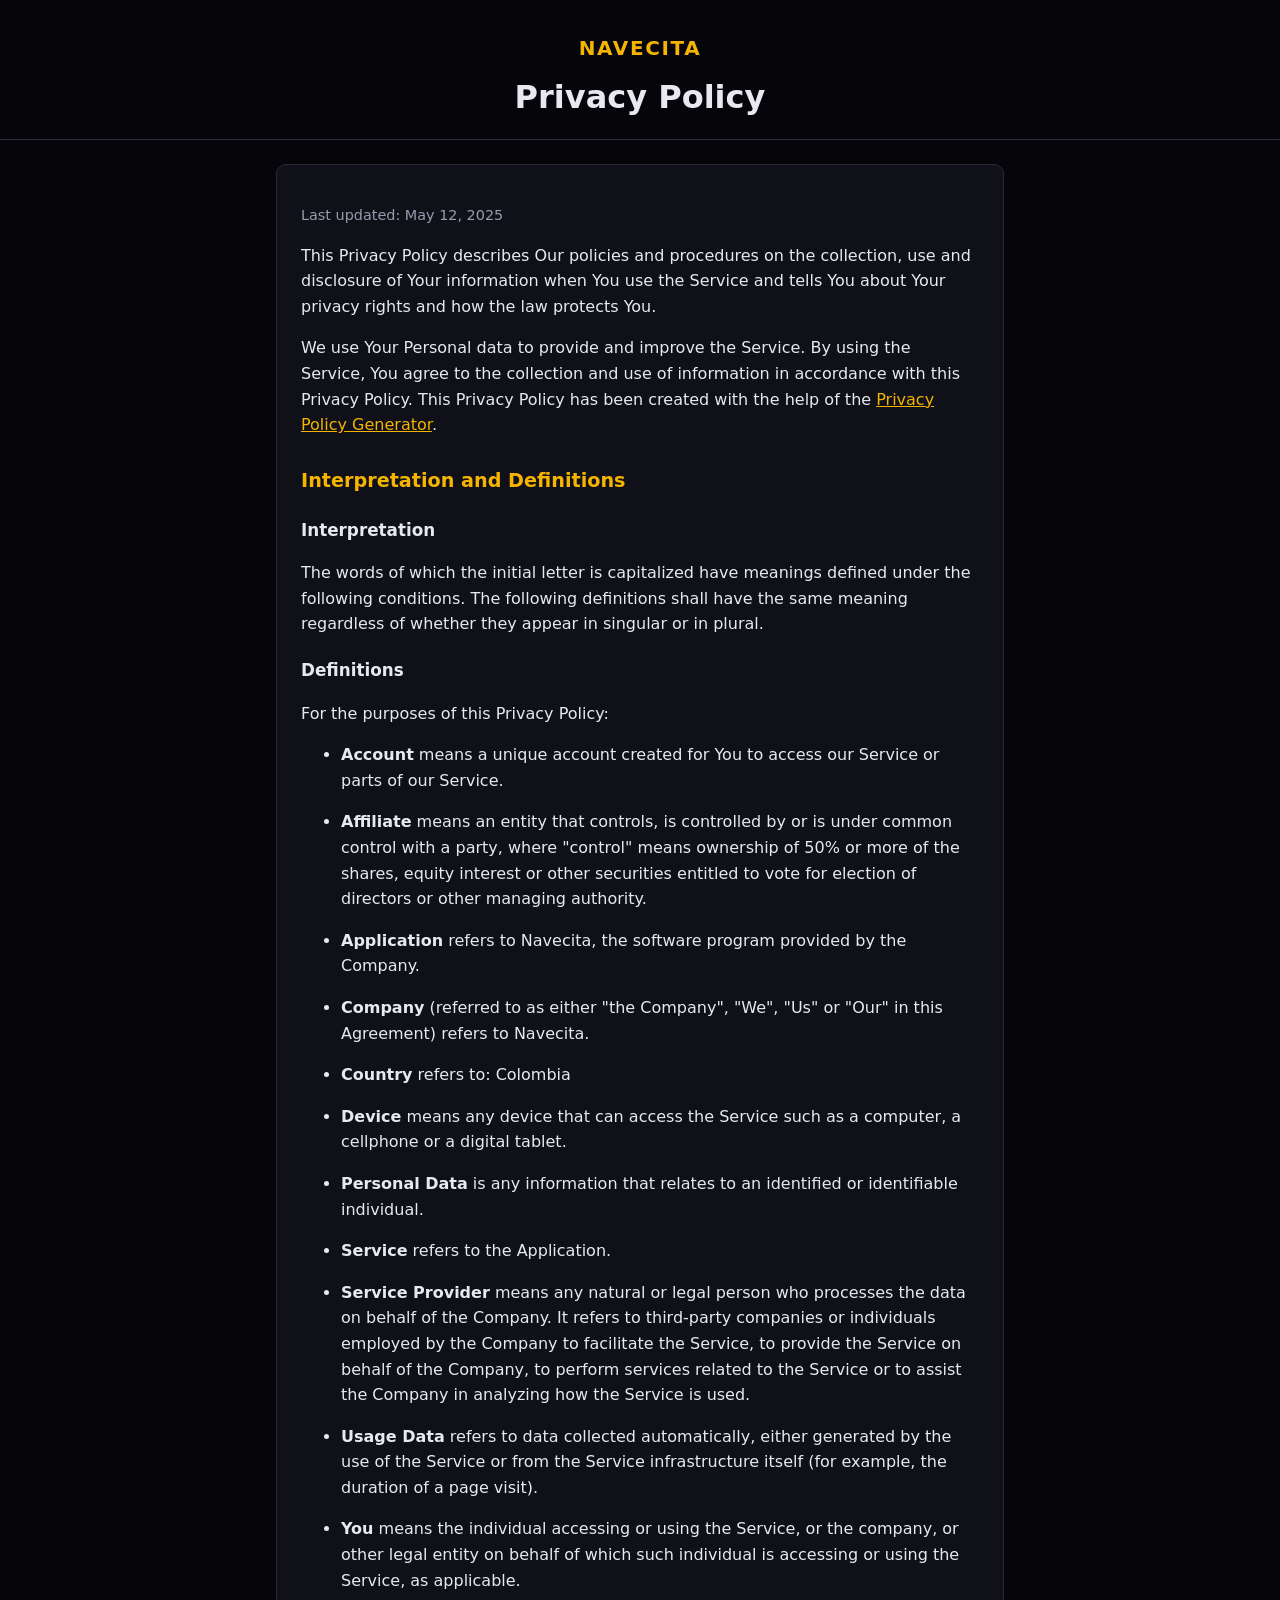
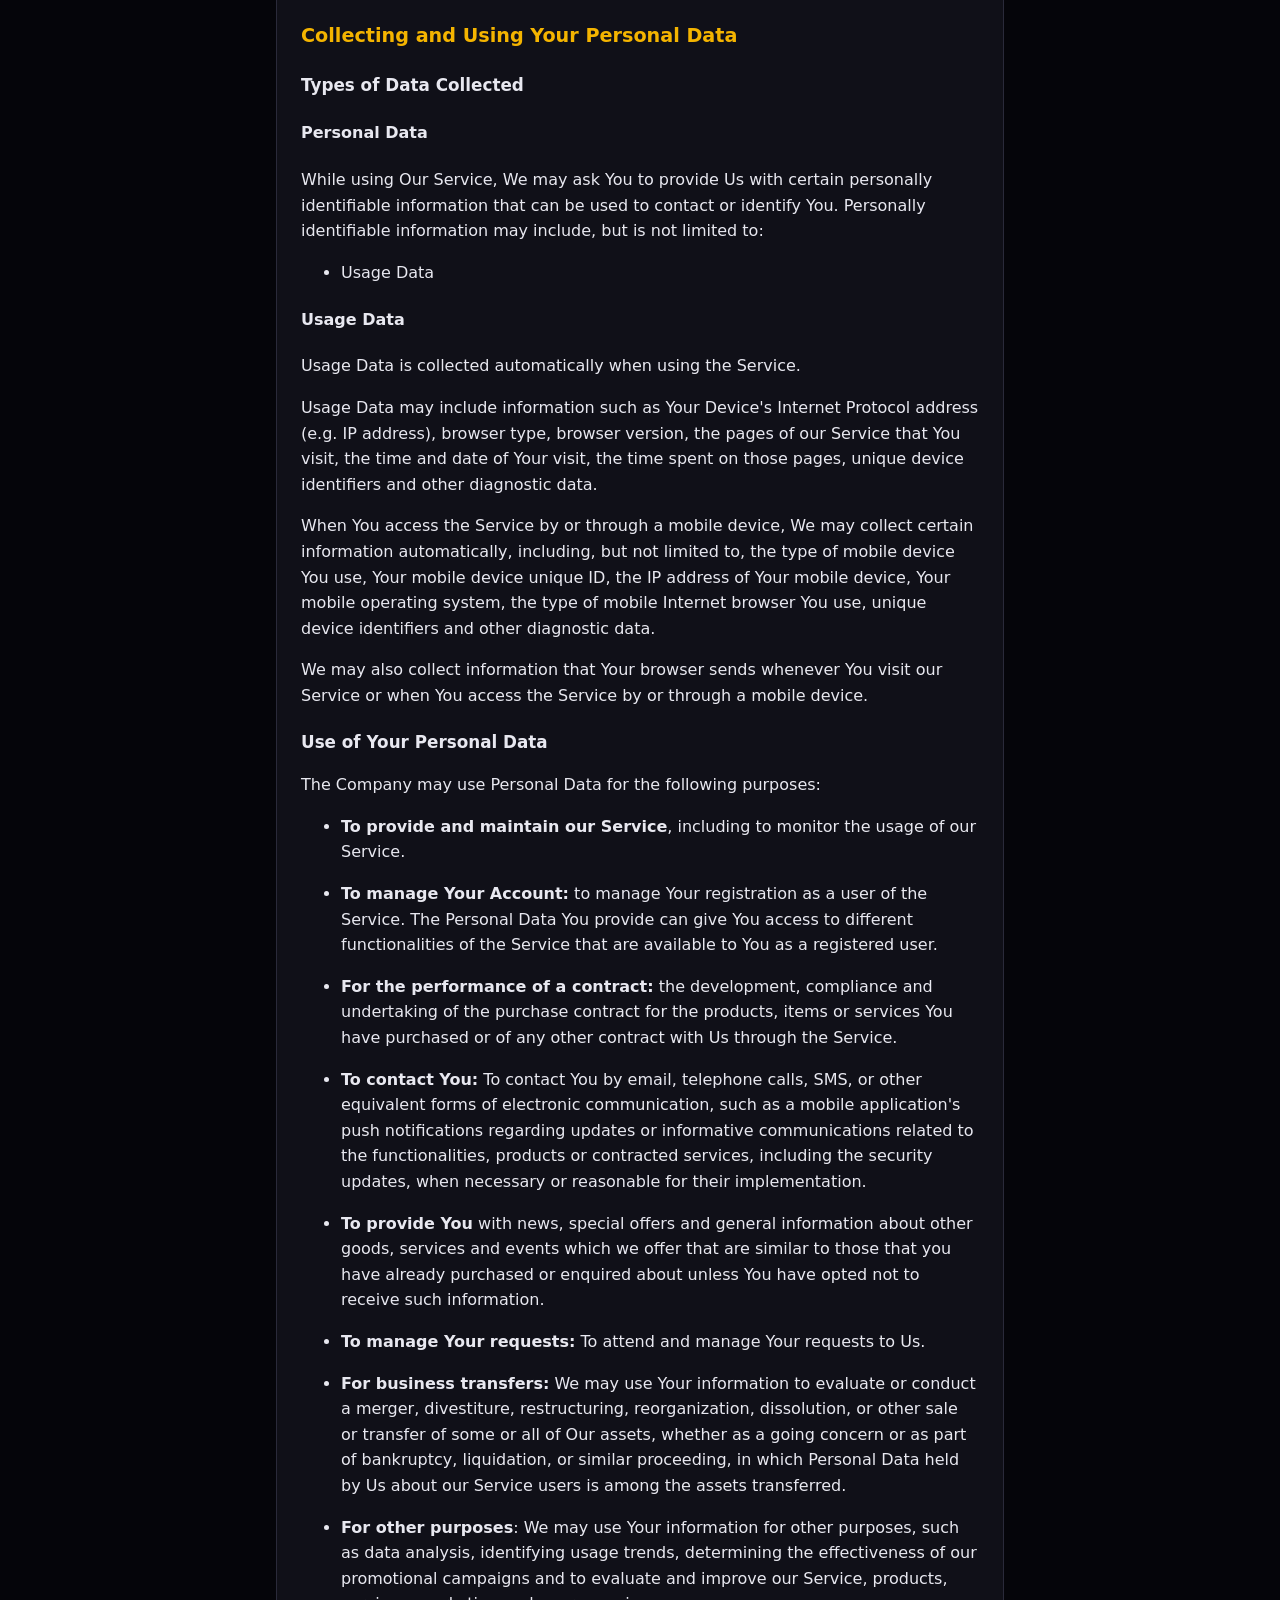
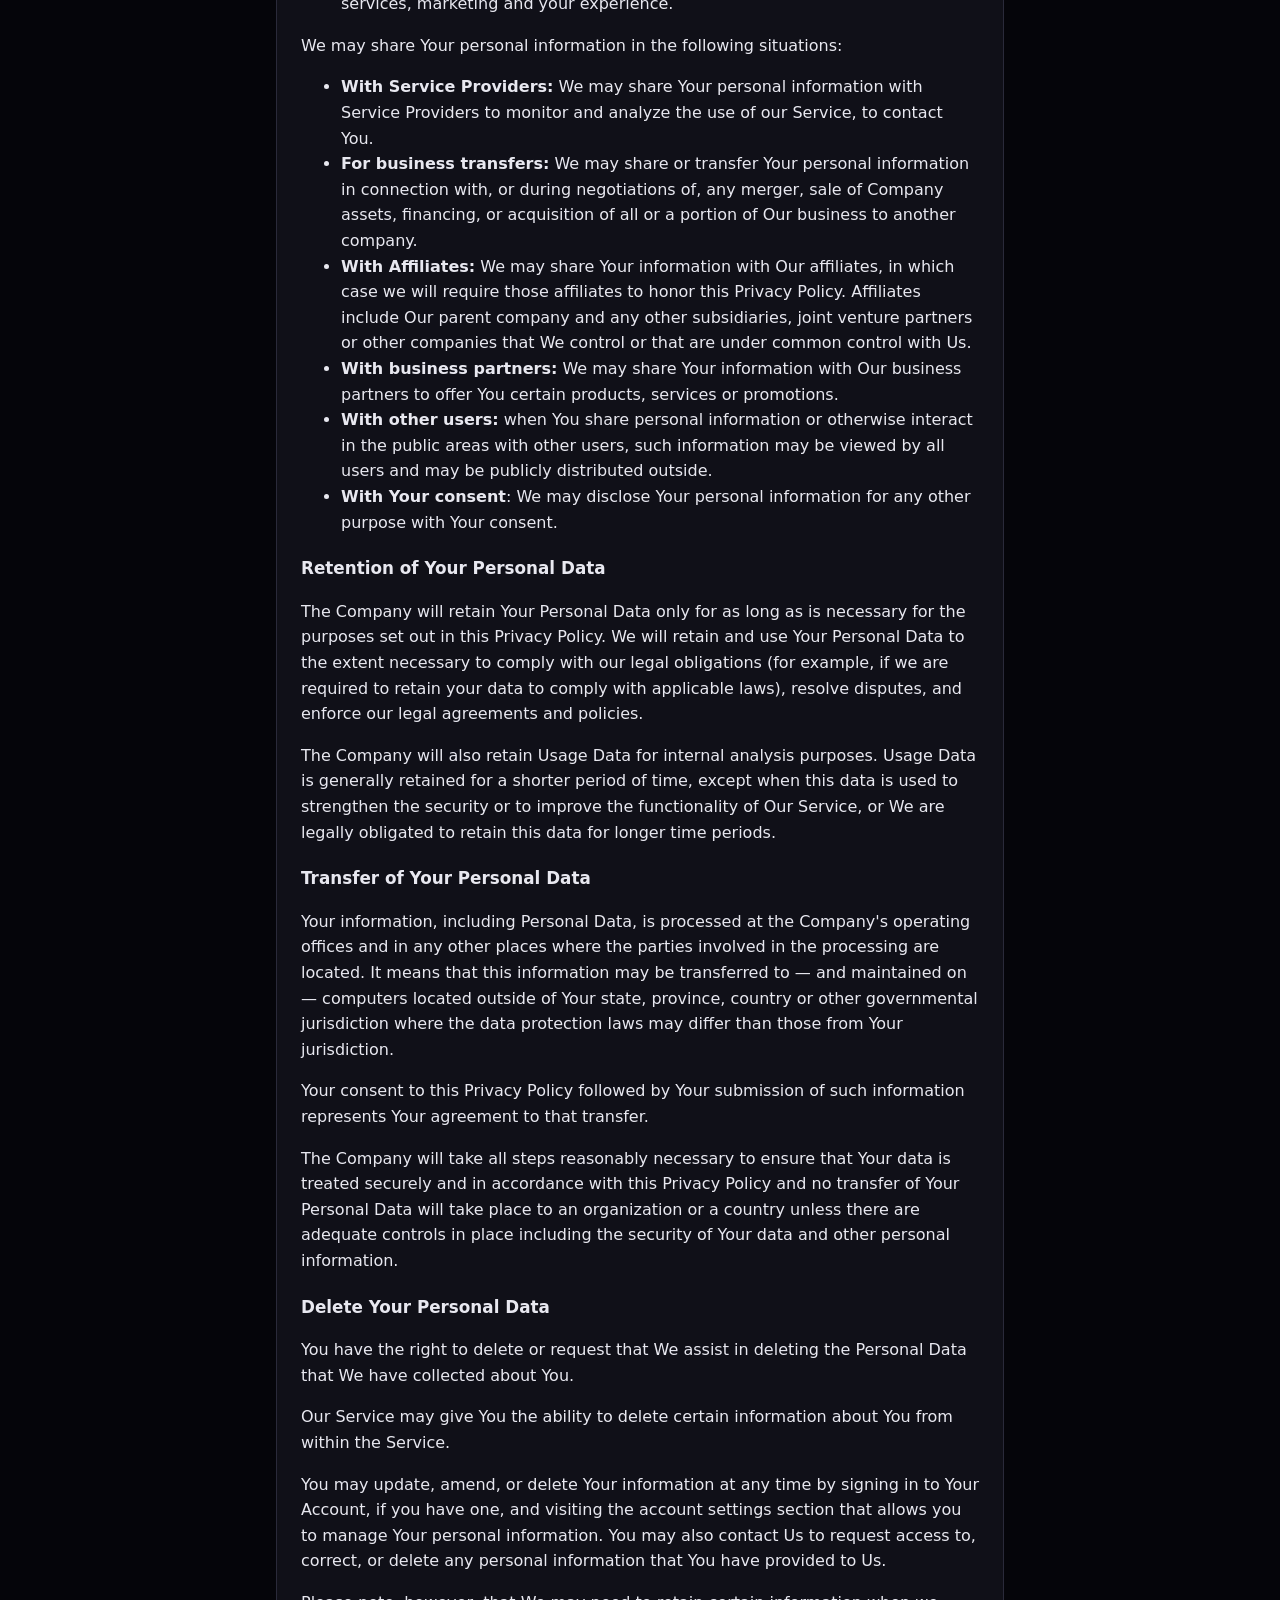
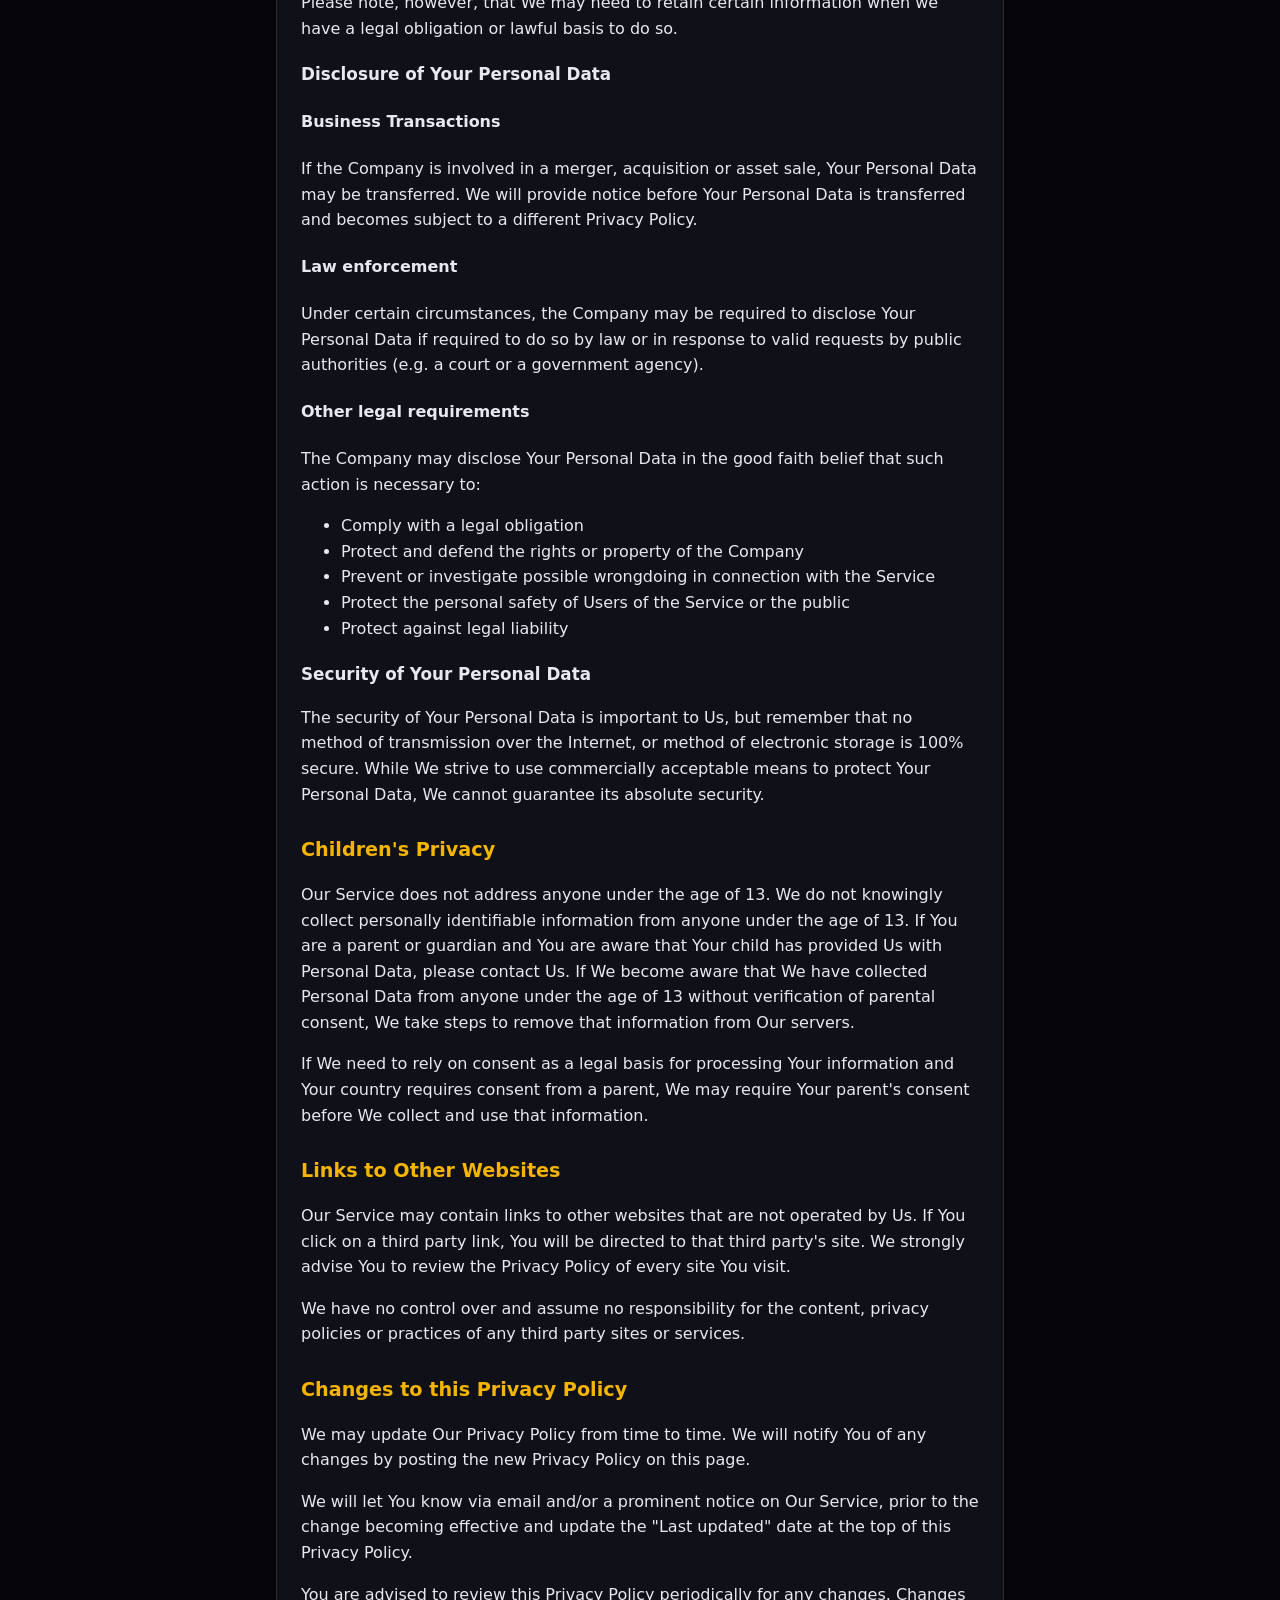
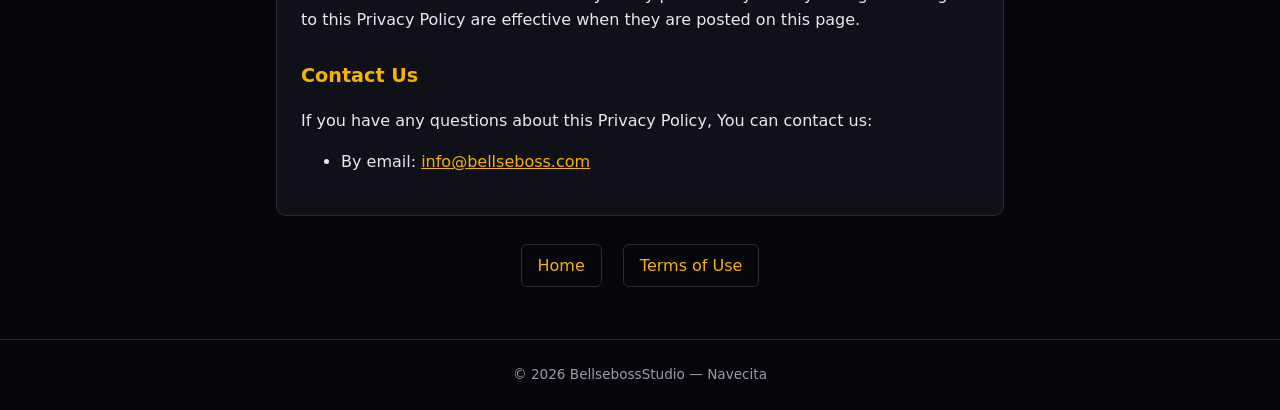
<file: docs/privacy-policy.html>
<!DOCTYPE html>
<html lang="en">
<head>
<meta charset="utf-8">
<meta name="viewport" content="width=device-width, initial-scale=1">
<title>Privacy Policy — Navecita</title>
<link rel="stylesheet" href="assets/main.css">
</head>
<body>
<header class="site">
  <div class="logo">Navecita</div>
  <h1>Privacy Policy</h1>
</header>

<main>
  <section class="card">
    <p class="meta">Last updated: May 12, 2025</p>

    <p>This Privacy Policy describes Our policies and procedures on the collection, use and disclosure of Your information when You use the Service and tells You about Your privacy rights and how the law protects You.</p>
    <p>We use Your Personal data to provide and improve the Service. By using the Service, You agree to the collection and use of information in accordance with this Privacy Policy. This Privacy Policy has been created with the help of the <a href="https://www.privacypolicies.com/privacy-policy-generator/" target="_blank">Privacy Policy Generator</a>.</p>
    <h2>Interpretation and Definitions</h2>
    <h3>Interpretation</h3>
    <p>The words of which the initial letter is capitalized have meanings defined under the following conditions. The following definitions shall have the same meaning regardless of whether they appear in singular or in plural.</p>
    <h3>Definitions</h3>
    <p>For the purposes of this Privacy Policy:</p>
    <ul>
    <li>
    <p><strong>Account</strong> means a unique account created for You to access our Service or parts of our Service.</p>
    </li>
    <li>
    <p><strong>Affiliate</strong> means an entity that controls, is controlled by or is under common control with a party, where &quot;control&quot; means ownership of 50% or more of the shares, equity interest or other securities entitled to vote for election of directors or other managing authority.</p>
    </li>
    <li>
    <p><strong>Application</strong> refers to Navecita, the software program provided by the Company.</p>
    </li>
    <li>
    <p><strong>Company</strong> (referred to as either &quot;the Company&quot;, &quot;We&quot;, &quot;Us&quot; or &quot;Our&quot; in this Agreement) refers to Navecita.</p>
    </li>
    <li>
    <p><strong>Country</strong> refers to:  Colombia</p>
    </li>
    <li>
    <p><strong>Device</strong> means any device that can access the Service such as a computer, a cellphone or a digital tablet.</p>
    </li>
    <li>
    <p><strong>Personal Data</strong> is any information that relates to an identified or identifiable individual.</p>
    </li>
    <li>
    <p><strong>Service</strong> refers to the Application.</p>
    </li>
    <li>
    <p><strong>Service Provider</strong> means any natural or legal person who processes the data on behalf of the Company. It refers to third-party companies or individuals employed by the Company to facilitate the Service, to provide the Service on behalf of the Company, to perform services related to the Service or to assist the Company in analyzing how the Service is used.</p>
    </li>
    <li>
    <p><strong>Usage Data</strong> refers to data collected automatically, either generated by the use of the Service or from the Service infrastructure itself (for example, the duration of a page visit).</p>
    </li>
    <li>
    <p><strong>You</strong> means the individual accessing or using the Service, or the company, or other legal entity on behalf of which such individual is accessing or using the Service, as applicable.</p>
    </li>
    </ul>
    <h2>Collecting and Using Your Personal Data</h2>
    <h3>Types of Data Collected</h3>
    <h4>Personal Data</h4>
    <p>While using Our Service, We may ask You to provide Us with certain personally identifiable information that can be used to contact or identify You. Personally identifiable information may include, but is not limited to:</p>
    <ul>
    <li>Usage Data</li>
    </ul>
    <h4>Usage Data</h4>
    <p>Usage Data is collected automatically when using the Service.</p>
    <p>Usage Data may include information such as Your Device's Internet Protocol address (e.g. IP address), browser type, browser version, the pages of our Service that You visit, the time and date of Your visit, the time spent on those pages, unique device identifiers and other diagnostic data.</p>
    <p>When You access the Service by or through a mobile device, We may collect certain information automatically, including, but not limited to, the type of mobile device You use, Your mobile device unique ID, the IP address of Your mobile device, Your mobile operating system, the type of mobile Internet browser You use, unique device identifiers and other diagnostic data.</p>
    <p>We may also collect information that Your browser sends whenever You visit our Service or when You access the Service by or through a mobile device.</p>
    <h3>Use of Your Personal Data</h3>
    <p>The Company may use Personal Data for the following purposes:</p>
    <ul>
    <li>
    <p><strong>To provide and maintain our Service</strong>, including to monitor the usage of our Service.</p>
    </li>
    <li>
    <p><strong>To manage Your Account:</strong> to manage Your registration as a user of the Service. The Personal Data You provide can give You access to different functionalities of the Service that are available to You as a registered user.</p>
    </li>
    <li>
    <p><strong>For the performance of a contract:</strong> the development, compliance and undertaking of the purchase contract for the products, items or services You have purchased or of any other contract with Us through the Service.</p>
    </li>
    <li>
    <p><strong>To contact You:</strong> To contact You by email, telephone calls, SMS, or other equivalent forms of electronic communication, such as a mobile application's push notifications regarding updates or informative communications related to the functionalities, products or contracted services, including the security updates, when necessary or reasonable for their implementation.</p>
    </li>
    <li>
    <p><strong>To provide You</strong> with news, special offers and general information about other goods, services and events which we offer that are similar to those that you have already purchased or enquired about unless You have opted not to receive such information.</p>
    </li>
    <li>
    <p><strong>To manage Your requests:</strong> To attend and manage Your requests to Us.</p>
    </li>
    <li>
    <p><strong>For business transfers:</strong> We may use Your information to evaluate or conduct a merger, divestiture, restructuring, reorganization, dissolution, or other sale or transfer of some or all of Our assets, whether as a going concern or as part of bankruptcy, liquidation, or similar proceeding, in which Personal Data held by Us about our Service users is among the assets transferred.</p>
    </li>
    <li>
    <p><strong>For other purposes</strong>: We may use Your information for other purposes, such as data analysis, identifying usage trends, determining the effectiveness of our promotional campaigns and to evaluate and improve our Service, products, services, marketing and your experience.</p>
    </li>
    </ul>
    <p>We may share Your personal information in the following situations:</p>
    <ul>
    <li><strong>With Service Providers:</strong> We may share Your personal information with Service Providers to monitor and analyze the use of our Service,  to contact You.</li>
    <li><strong>For business transfers:</strong> We may share or transfer Your personal information in connection with, or during negotiations of, any merger, sale of Company assets, financing, or acquisition of all or a portion of Our business to another company.</li>
    <li><strong>With Affiliates:</strong> We may share Your information with Our affiliates, in which case we will require those affiliates to honor this Privacy Policy. Affiliates include Our parent company and any other subsidiaries, joint venture partners or other companies that We control or that are under common control with Us.</li>
    <li><strong>With business partners:</strong> We may share Your information with Our business partners to offer You certain products, services or promotions.</li>
    <li><strong>With other users:</strong> when You share personal information or otherwise interact in the public areas with other users, such information may be viewed by all users and may be publicly distributed outside.</li>
    <li><strong>With Your consent</strong>: We may disclose Your personal information for any other purpose with Your consent.</li>
    </ul>
    <h3>Retention of Your Personal Data</h3>
    <p>The Company will retain Your Personal Data only for as long as is necessary for the purposes set out in this Privacy Policy. We will retain and use Your Personal Data to the extent necessary to comply with our legal obligations (for example, if we are required to retain your data to comply with applicable laws), resolve disputes, and enforce our legal agreements and policies.</p>
    <p>The Company will also retain Usage Data for internal analysis purposes. Usage Data is generally retained for a shorter period of time, except when this data is used to strengthen the security or to improve the functionality of Our Service, or We are legally obligated to retain this data for longer time periods.</p>
    <h3>Transfer of Your Personal Data</h3>
    <p>Your information, including Personal Data, is processed at the Company's operating offices and in any other places where the parties involved in the processing are located. It means that this information may be transferred to — and maintained on — computers located outside of Your state, province, country or other governmental jurisdiction where the data protection laws may differ than those from Your jurisdiction.</p>
    <p>Your consent to this Privacy Policy followed by Your submission of such information represents Your agreement to that transfer.</p>
    <p>The Company will take all steps reasonably necessary to ensure that Your data is treated securely and in accordance with this Privacy Policy and no transfer of Your Personal Data will take place to an organization or a country unless there are adequate controls in place including the security of Your data and other personal information.</p>
    <h3>Delete Your Personal Data</h3>
    <p>You have the right to delete or request that We assist in deleting the Personal Data that We have collected about You.</p>
    <p>Our Service may give You the ability to delete certain information about You from within the Service.</p>
    <p>You may update, amend, or delete Your information at any time by signing in to Your Account, if you have one, and visiting the account settings section that allows you to manage Your personal information. You may also contact Us to request access to, correct, or delete any personal information that You have provided to Us.</p>
    <p>Please note, however, that We may need to retain certain information when we have a legal obligation or lawful basis to do so.</p>
    <h3>Disclosure of Your Personal Data</h3>
    <h4>Business Transactions</h4>
    <p>If the Company is involved in a merger, acquisition or asset sale, Your Personal Data may be transferred. We will provide notice before Your Personal Data is transferred and becomes subject to a different Privacy Policy.</p>
    <h4>Law enforcement</h4>
    <p>Under certain circumstances, the Company may be required to disclose Your Personal Data if required to do so by law or in response to valid requests by public authorities (e.g. a court or a government agency).</p>
    <h4>Other legal requirements</h4>
    <p>The Company may disclose Your Personal Data in the good faith belief that such action is necessary to:</p>
    <ul>
    <li>Comply with a legal obligation</li>
    <li>Protect and defend the rights or property of the Company</li>
    <li>Prevent or investigate possible wrongdoing in connection with the Service</li>
    <li>Protect the personal safety of Users of the Service or the public</li>
    <li>Protect against legal liability</li>
    </ul>
    <h3>Security of Your Personal Data</h3>
    <p>The security of Your Personal Data is important to Us, but remember that no method of transmission over the Internet, or method of electronic storage is 100% secure. While We strive to use commercially acceptable means to protect Your Personal Data, We cannot guarantee its absolute security.</p>
    <h2>Children's Privacy</h2>
    <p>Our Service does not address anyone under the age of 13. We do not knowingly collect personally identifiable information from anyone under the age of 13. If You are a parent or guardian and You are aware that Your child has provided Us with Personal Data, please contact Us. If We become aware that We have collected Personal Data from anyone under the age of 13 without verification of parental consent, We take steps to remove that information from Our servers.</p>
    <p>If We need to rely on consent as a legal basis for processing Your information and Your country requires consent from a parent, We may require Your parent's consent before We collect and use that information.</p>
    <h2>Links to Other Websites</h2>
    <p>Our Service may contain links to other websites that are not operated by Us. If You click on a third party link, You will be directed to that third party's site. We strongly advise You to review the Privacy Policy of every site You visit.</p>
    <p>We have no control over and assume no responsibility for the content, privacy policies or practices of any third party sites or services.</p>
    <h2>Changes to this Privacy Policy</h2>
    <p>We may update Our Privacy Policy from time to time. We will notify You of any changes by posting the new Privacy Policy on this page.</p>
    <p>We will let You know via email and/or a prominent notice on Our Service, prior to the change becoming effective and update the &quot;Last updated&quot; date at the top of this Privacy Policy.</p>
    <p>You are advised to review this Privacy Policy periodically for any changes. Changes to this Privacy Policy are effective when they are posted on this page.</p>
    <h2>Contact Us</h2>
    <p>If you have any questions about this Privacy Policy, You can contact us:</p>
    <ul>
    <li>By email: <a href="mailto:info@bellseboss.com">info@bellseboss.com</a></li>
    </ul>

  </section>

  <nav class="links">
    <a href="index.html">Home</a>
    <a href="terms.html">Terms of Use</a>
  </nav>
</main>

<footer class="site">© 2026 BellsebossStudio — Navecita</footer>
</body>
</html>
</file>
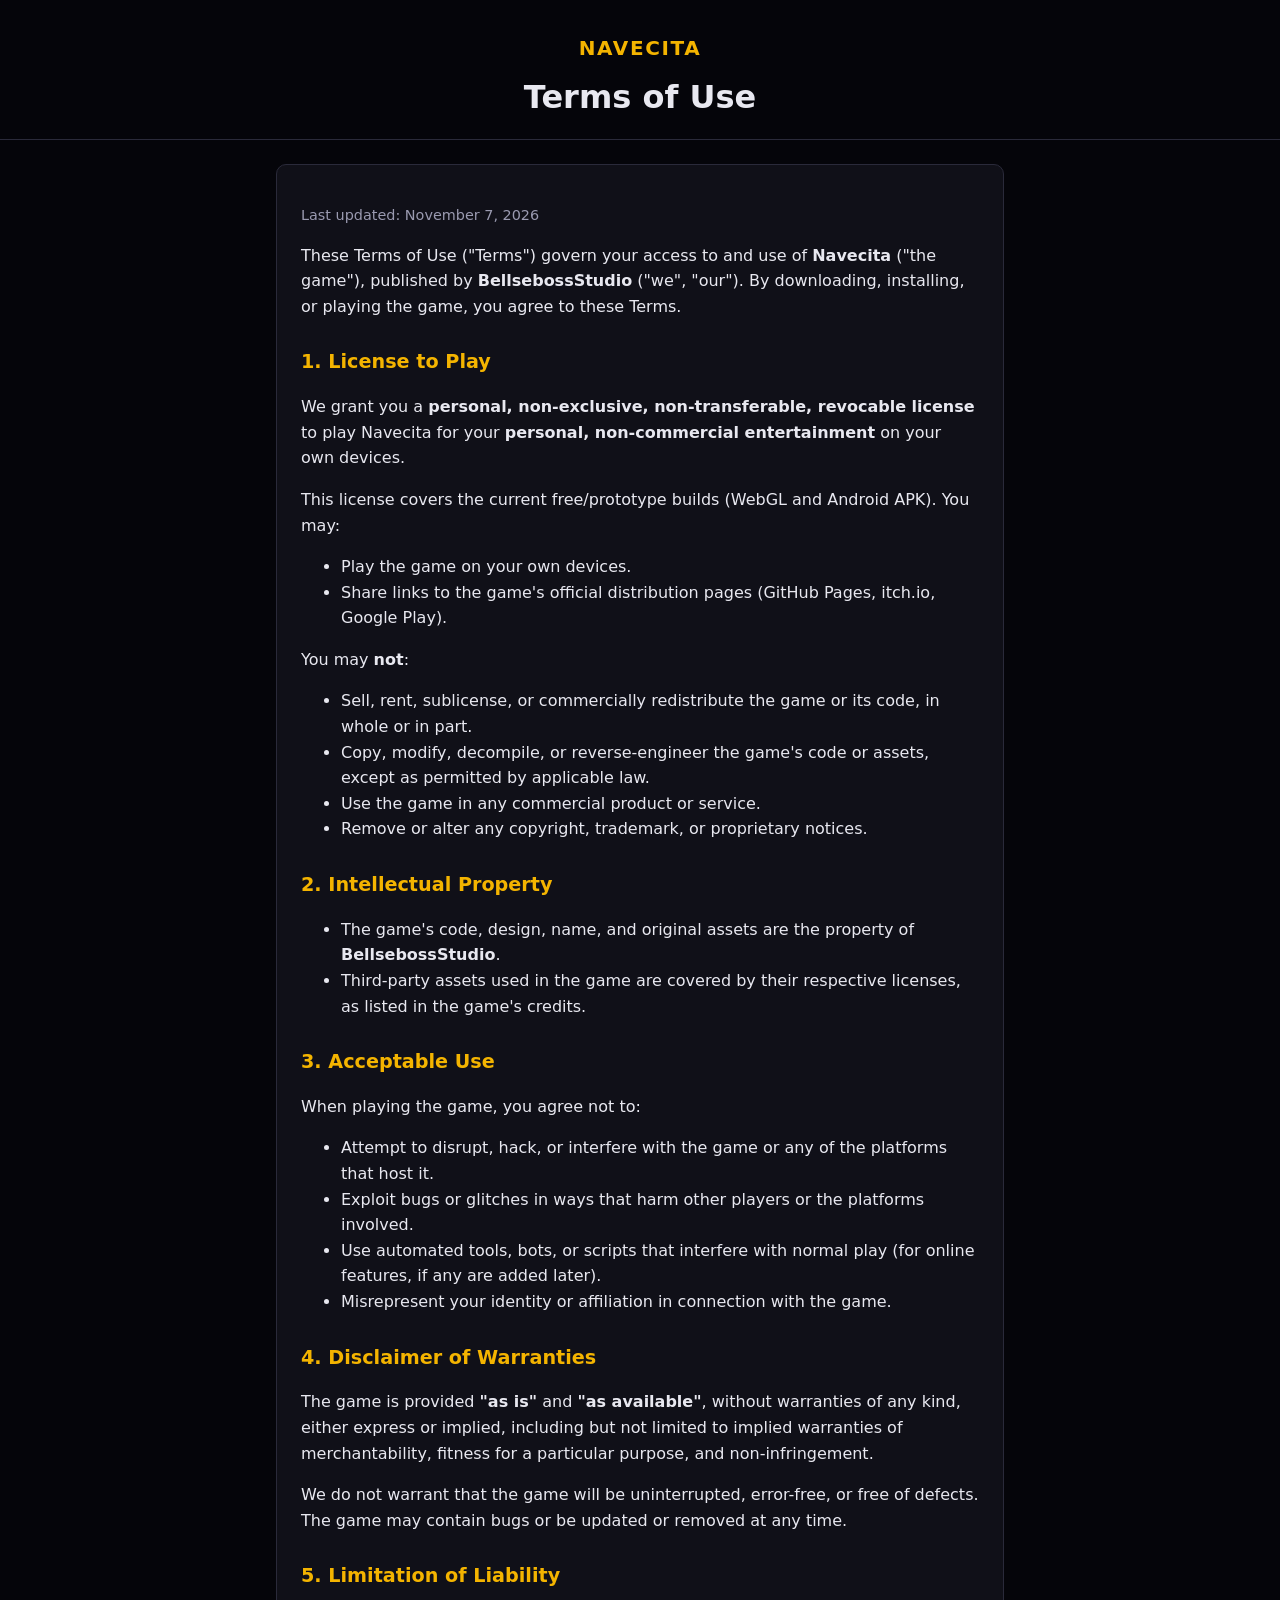
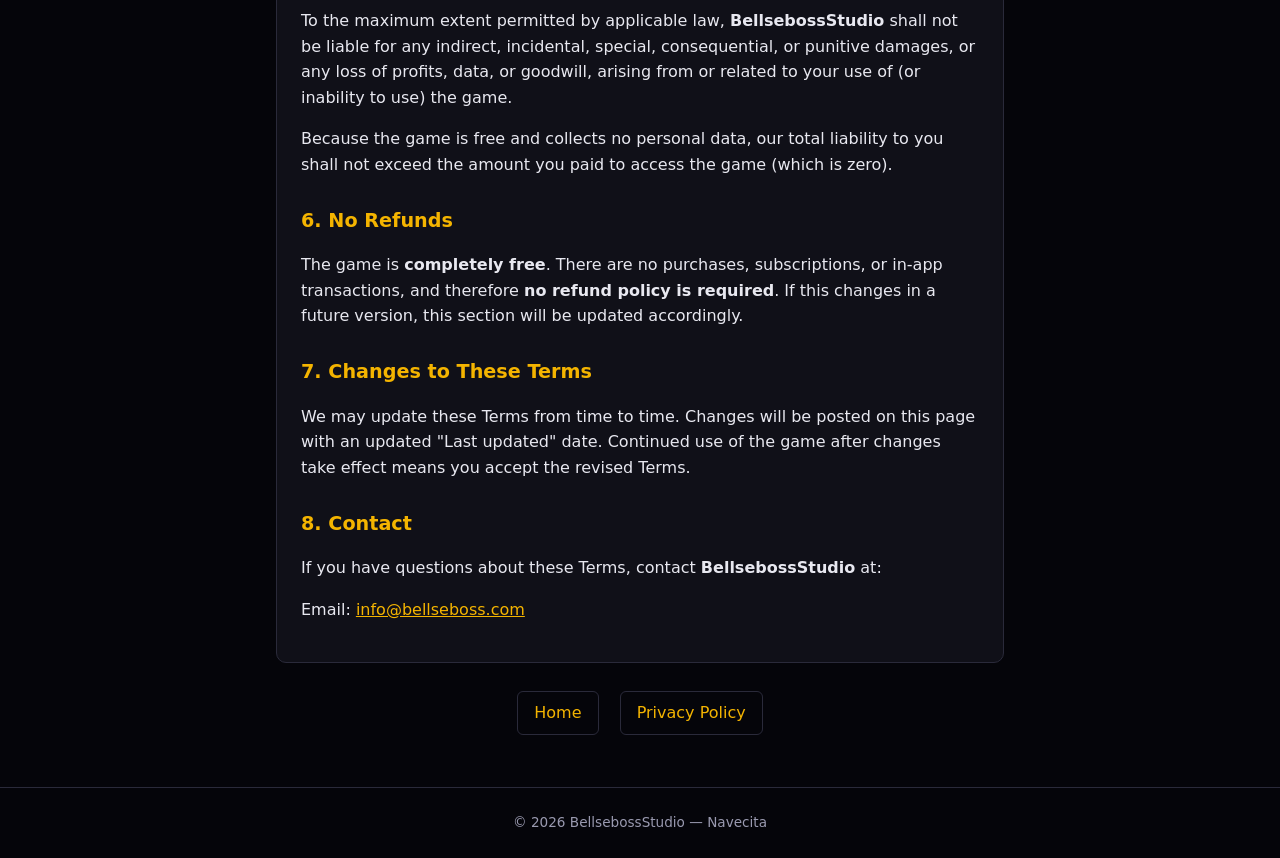
<file: docs/terms.html>
<!DOCTYPE html>
<html lang="en">
<head>
<meta charset="utf-8">
<meta name="viewport" content="width=device-width, initial-scale=1">
<title>Terms of Use — Navecita</title>
<link rel="stylesheet" href="assets/main.css">
</head>
<body>
<header class="site">
  <div class="logo">Navecita</div>
  <h1>Terms of Use</h1>
</header>

<main>
  <section class="card">
    <p class="meta">Last updated: November 7, 2026</p>

    <p>These Terms of Use ("Terms") govern your access to and use of <strong>Navecita</strong> ("the game"), published by <strong>BellsebossStudio</strong> ("we", "our"). By downloading, installing, or playing the game, you agree to these Terms.</p>

    <h2>1. License to Play</h2>
    <p>We grant you a <strong>personal, non-exclusive, non-transferable, revocable license</strong> to play Navecita for your <strong>personal, non-commercial entertainment</strong> on your own devices.</p>
    <p>This license covers the current free/prototype builds (WebGL and Android APK). You may:</p>
    <ul>
      <li>Play the game on your own devices.</li>
      <li>Share links to the game's official distribution pages (GitHub Pages, itch.io, Google Play).</li>
    </ul>
    <p>You may <strong>not</strong>:</p>
    <ul>
      <li>Sell, rent, sublicense, or commercially redistribute the game or its code, in whole or in part.</li>
      <li>Copy, modify, decompile, or reverse-engineer the game's code or assets, except as permitted by applicable law.</li>
      <li>Use the game in any commercial product or service.</li>
      <li>Remove or alter any copyright, trademark, or proprietary notices.</li>
    </ul>

    <h2>2. Intellectual Property</h2>
    <ul>
      <li>The game's code, design, name, and original assets are the property of <strong>BellsebossStudio</strong>.</li>
      <li>Third-party assets used in the game are covered by their respective licenses, as listed in the game's credits.</li>
    </ul>

    <h2>3. Acceptable Use</h2>
    <p>When playing the game, you agree not to:</p>
    <ul>
      <li>Attempt to disrupt, hack, or interfere with the game or any of the platforms that host it.</li>
      <li>Exploit bugs or glitches in ways that harm other players or the platforms involved.</li>
      <li>Use automated tools, bots, or scripts that interfere with normal play (for online features, if any are added later).</li>
      <li>Misrepresent your identity or affiliation in connection with the game.</li>
    </ul>

    <h2>4. Disclaimer of Warranties</h2>
    <p>The game is provided <strong>"as is"</strong> and <strong>"as available"</strong>, without warranties of any kind, either express or implied, including but not limited to implied warranties of merchantability, fitness for a particular purpose, and non-infringement.</p>
    <p>We do not warrant that the game will be uninterrupted, error-free, or free of defects. The game may contain bugs or be updated or removed at any time.</p>

    <h2>5. Limitation of Liability</h2>
    <p>To the maximum extent permitted by applicable law, <strong>BellsebossStudio</strong> shall not be liable for any indirect, incidental, special, consequential, or punitive damages, or any loss of profits, data, or goodwill, arising from or related to your use of (or inability to use) the game.</p>
    <p>Because the game is free and collects no personal data, our total liability to you shall not exceed the amount you paid to access the game (which is zero).</p>

    <h2>6. No Refunds</h2>
    <p>The game is <strong>completely free</strong>. There are no purchases, subscriptions, or in-app transactions, and therefore <strong>no refund policy is required</strong>. If this changes in a future version, this section will be updated accordingly.</p>

    <h2>7. Changes to These Terms</h2>
    <p>We may update these Terms from time to time. Changes will be posted on this page with an updated "Last updated" date. Continued use of the game after changes take effect means you accept the revised Terms.</p>

    <h2>8. Contact</h2>
    <p>If you have questions about these Terms, contact <strong>BellsebossStudio</strong> at:</p>
    <p>Email: <a href="mailto:info@bellseboss.com">info@bellseboss.com</a></p>
  </section>

  <nav class="links">
    <a href="index.html">Home</a>
    <a href="privacy-policy.html">Privacy Policy</a>
  </nav>
</main>

<footer class="site">© 2026 BellsebossStudio — Navecita</footer>
</body>
</html>
</file>
<file: docs/assets/main.css>
/* Navecita — shared stylesheet for docs pages */
:root {
  --bg: #05050a;
  --card: #101018;
  --text: #e8e8f0;
  --muted: #9a9ab0;
  --accent: #f4b400; /* accent */
  --border: #2a2a3a;
}
* { box-sizing: border-box; }
body {
  margin: 0;
  background: var(--bg);
  color: var(--text);
  font-family: "Segoe UI", system-ui, -apple-system, sans-serif;
  line-height: 1.6;
}
header.site { padding: 2rem 1rem 1rem; text-align: center; border-bottom: 1px solid var(--border); }
header.site .logo { font-size: 1.25rem; font-weight: 700; color: var(--accent); letter-spacing: 0.08em; text-transform: uppercase; }
header.site h1 { margin: 0.5rem 0 0; font-size: 2rem; }
main { max-width: 760px; margin: 0 auto; padding: 1.5rem 1rem 3rem; }
section.card { background: var(--card); border: 1px solid var(--border); border-radius: 10px; padding: 1.5rem; }
p.meta { color: var(--muted); font-size: 0.9rem; }
h2 { color: var(--accent); margin-top: 1.75rem; font-size: 1.2rem; }
h3 { margin-top: 1.25rem; font-size: 1.05rem; }
a { color: var(--accent); }
.tribute { margin-top: 1.5rem; padding: 0.9rem; border: 1px dashed var(--border); border-radius: 8px; color: var(--muted); font-size: 0.9rem; }
nav.links { margin-top: 1.5rem; text-align: center; }
nav.links a { display: inline-block; margin: 0.25rem 0.5rem; padding: 0.5rem 1rem; border: 1px solid var(--border); border-radius: 6px; text-decoration: none; }
nav.links a:hover { border-color: var(--accent); }
.home-hero { text-align: center; padding: 3rem 1rem; }
.home-hero h1 { font-size: 2.2rem; color: var(--accent); }
footer.site { text-align: center; padding: 1.5rem; color: var(--muted); font-size: 0.85rem; border-top: 1px solid var(--border); }
</file>
